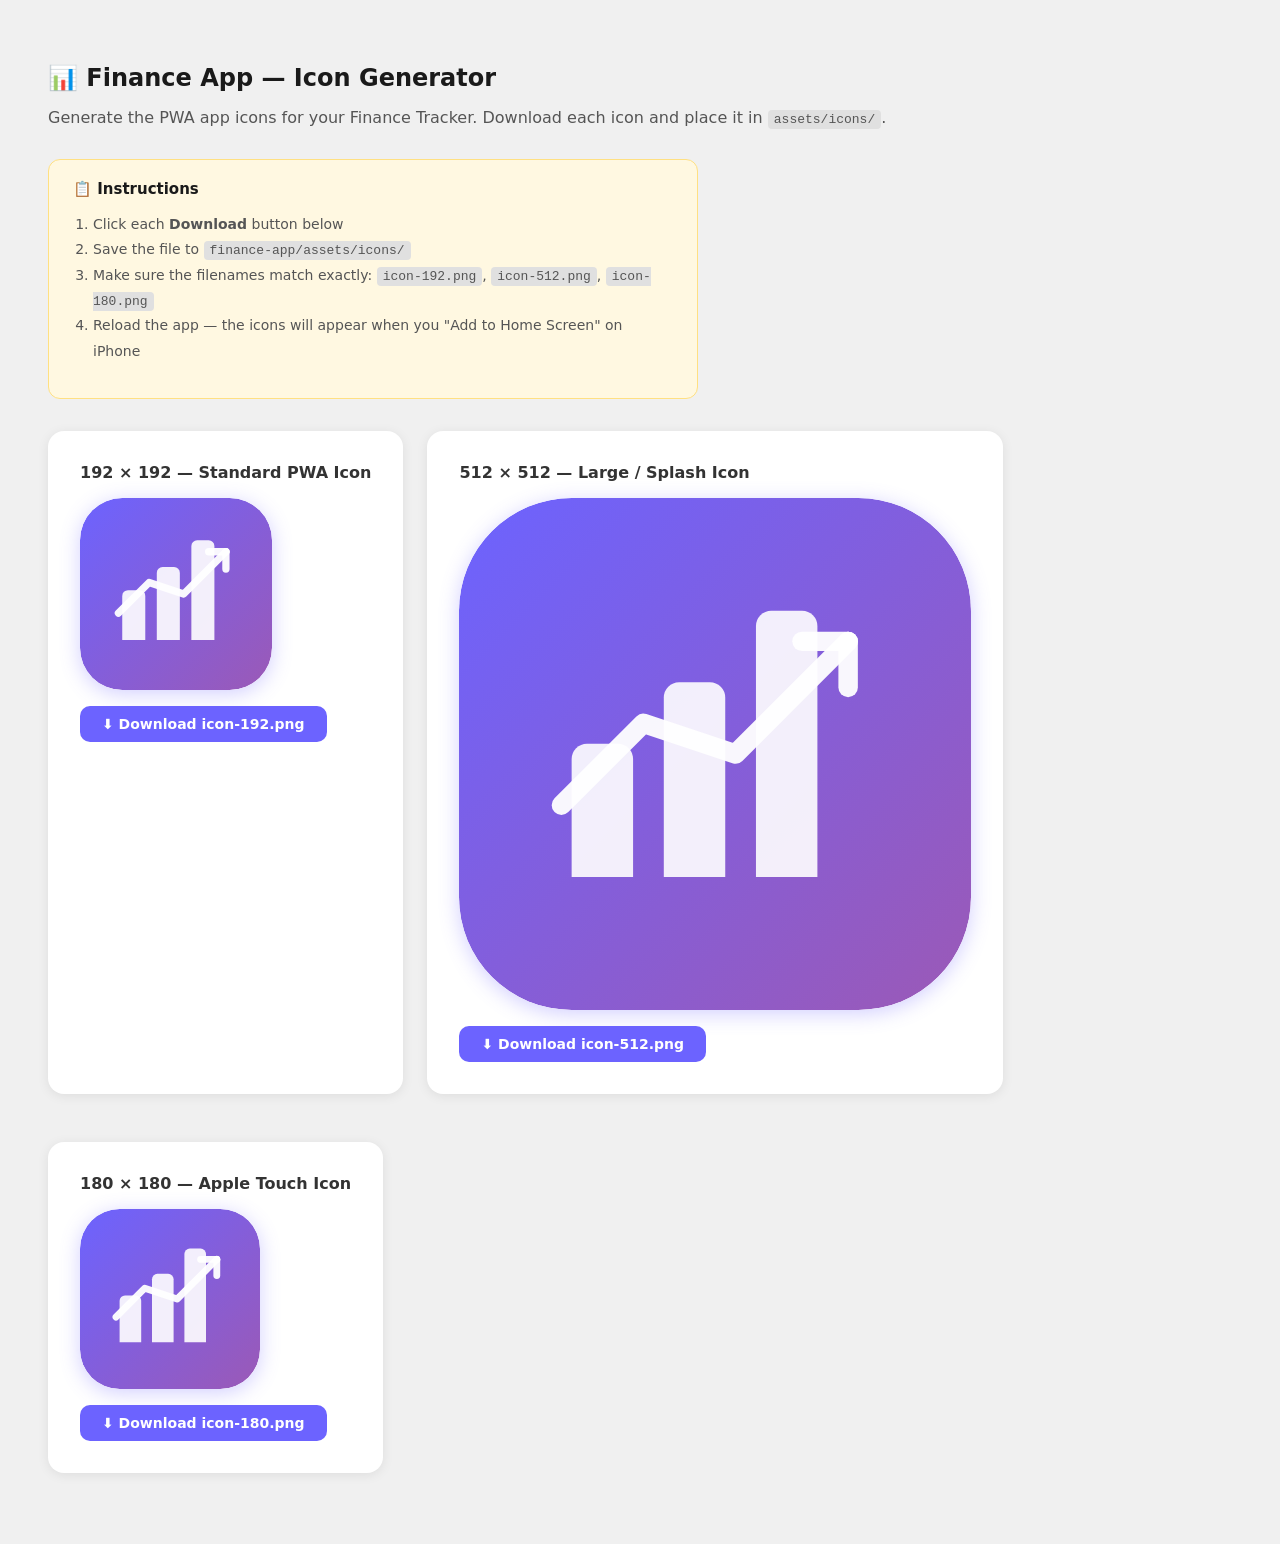
<file: generate-icons.html>
<!DOCTYPE html>
<html lang="en">
<head>
  <meta charset="UTF-8">
  <meta name="viewport" content="width=device-width, initial-scale=1">
  <title>Finance App — Icon Generator</title>
  <style>
    body {
      font-family: -apple-system, BlinkMacSystemFont, 'Segoe UI', system-ui, sans-serif;
      padding: 40px;
      background: #f0f0f0;
      color: #1a1a1a;
    }
    h1 { font-size: 24px; margin-bottom: 8px; }
    p  { color: #555; margin-bottom: 32px; }
    code { background: #e0e0e0; padding: 2px 6px; border-radius: 4px; font-size: 13px; }
    .icon-section {
      background: white;
      border-radius: 16px;
      padding: 32px;
      margin-bottom: 24px;
      box-shadow: 0 2px 12px rgba(0,0,0,0.08);
      display: inline-flex;
      flex-direction: column;
      align-items: flex-start;
      gap: 16px;
    }
    h2 { font-size: 16px; font-weight: 600; color: #333; margin: 0; }
    canvas {
      border-radius: 22%;
      box-shadow: 0 4px 20px rgba(108,99,255,0.3);
    }
    .btn {
      display: inline-block;
      padding: 10px 22px;
      background: #6C63FF;
      color: white;
      border-radius: 10px;
      cursor: pointer;
      text-decoration: none;
      font-weight: 600;
      font-size: 14px;
      transition: background 0.2s;
    }
    .btn:hover { background: #5a52e0; }
    .sections { display: flex; flex-wrap: wrap; gap: 24px; }
    .instructions {
      background: #fff8e1;
      border: 1px solid #ffe082;
      border-radius: 12px;
      padding: 20px 24px;
      margin-bottom: 32px;
      max-width: 600px;
    }
    .instructions h3 { margin: 0 0 8px; font-size: 15px; }
    .instructions ol { padding-left: 20px; color: #555; font-size: 14px; line-height: 1.8; }
  </style>
</head>
<body>
  <h1>📊 Finance App — Icon Generator</h1>
  <p>Generate the PWA app icons for your Finance Tracker. Download each icon and place it in <code>assets/icons/</code>.</p>

  <div class="instructions">
    <h3>📋 Instructions</h3>
    <ol>
      <li>Click each <strong>Download</strong> button below</li>
      <li>Save the file to <code>finance-app/assets/icons/</code></li>
      <li>Make sure the filenames match exactly: <code>icon-192.png</code>, <code>icon-512.png</code>, <code>icon-180.png</code></li>
      <li>Reload the app — the icons will appear when you "Add to Home Screen" on iPhone</li>
    </ol>
  </div>

  <div class="sections">

    <div class="icon-section">
      <h2>192 × 192 — Standard PWA Icon</h2>
      <canvas id="icon192" width="192" height="192"></canvas>
      <a class="btn" id="dl192">⬇️ Download icon-192.png</a>
    </div>

    <div class="icon-section">
      <h2>512 × 512 — Large / Splash Icon</h2>
      <canvas id="icon512" width="512" height="512"></canvas>
      <a class="btn" id="dl512">⬇️ Download icon-512.png</a>
    </div>

    <div class="icon-section">
      <h2>180 × 180 — Apple Touch Icon</h2>
      <canvas id="icon180" width="180" height="180"></canvas>
      <a class="btn" id="dl180">⬇️ Download icon-180.png</a>
    </div>

  </div>

  <script>
    /**
     * Draws the Finance Tracker icon onto a canvas.
     * Design: purple gradient background, white bar chart + upward trend line.
     * @param {HTMLCanvasElement} canvas
     */
    function drawIcon(canvas) {
      const ctx = canvas.getContext('2d');
      const s = canvas.width; // size shorthand

      // ── Background: purple gradient rounded rect ──────────────────────────
      const grad = ctx.createLinearGradient(0, 0, s, s);
      grad.addColorStop(0, '#6C63FF');
      grad.addColorStop(1, '#9B59B6');
      ctx.fillStyle = grad;

      // Rounded rectangle (iOS-style icon shape)
      const r = s * 0.22;
      ctx.beginPath();
      if (ctx.roundRect) {
        ctx.roundRect(0, 0, s, s, r);
      } else {
        // Fallback for browsers without roundRect
        ctx.moveTo(r, 0);
        ctx.lineTo(s - r, 0);
        ctx.quadraticCurveTo(s, 0, s, r);
        ctx.lineTo(s, s - r);
        ctx.quadraticCurveTo(s, s, s - r, s);
        ctx.lineTo(r, s);
        ctx.quadraticCurveTo(0, s, 0, s - r);
        ctx.lineTo(0, r);
        ctx.quadraticCurveTo(0, 0, r, 0);
        ctx.closePath();
      }
      ctx.fill();

      // ── Bar chart: 3 bars of increasing height ────────────────────────────
      ctx.fillStyle = 'rgba(255, 255, 255, 0.90)';
      const barW  = s * 0.12;
      const gap   = s * 0.06;
      const baseY = s * 0.74;

      const bars = [
        { x: s * 0.22,                    h: s * 0.26 },
        { x: s * 0.22 + (barW + gap),     h: s * 0.38 },
        { x: s * 0.22 + (barW + gap) * 2, h: s * 0.52 },
      ];

      bars.forEach(b => {
        ctx.beginPath();
        const br = s * 0.03; // bar corner radius
        if (ctx.roundRect) {
          ctx.roundRect(b.x, baseY - b.h, barW, b.h, [br, br, 0, 0]);
        } else {
          ctx.rect(b.x, baseY - b.h, barW, b.h);
        }
        ctx.fill();
      });

      // ── Trend line: upward diagonal with arrowhead ────────────────────────
      ctx.strokeStyle = 'rgba(255, 255, 255, 0.95)';
      ctx.lineWidth   = s * 0.038;
      ctx.lineCap     = 'round';
      ctx.lineJoin    = 'round';

      // Main trend line
      ctx.beginPath();
      ctx.moveTo(s * 0.20, s * 0.60);
      ctx.lineTo(s * 0.36, s * 0.44);
      ctx.lineTo(s * 0.54, s * 0.50);
      ctx.lineTo(s * 0.76, s * 0.28);
      ctx.stroke();

      // Arrowhead at the end of the trend line
      ctx.beginPath();
      ctx.moveTo(s * 0.76, s * 0.28);
      ctx.lineTo(s * 0.67, s * 0.28);
      ctx.stroke();

      ctx.beginPath();
      ctx.moveTo(s * 0.76, s * 0.28);
      ctx.lineTo(s * 0.76, s * 0.37);
      ctx.stroke();
    }

    /**
     * Draws an icon on a canvas and wires up the download button.
     * @param {string} canvasId
     * @param {string} dlId
     * @param {string} filename
     */
    function setupIcon(canvasId, dlId, filename) {
      const canvas = document.getElementById(canvasId);
      drawIcon(canvas);

      const dl = document.getElementById(dlId);
      // Set href to PNG data URL so clicking downloads the image
      dl.href     = canvas.toDataURL('image/png');
      dl.download = filename;
    }

    // Generate all three icon sizes
    setupIcon('icon192', 'dl192', 'icon-192.png');
    setupIcon('icon512', 'dl512', 'icon-512.png');
    setupIcon('icon180', 'dl180', 'icon-180.png');
  </script>
</body>
</html>
</file>
